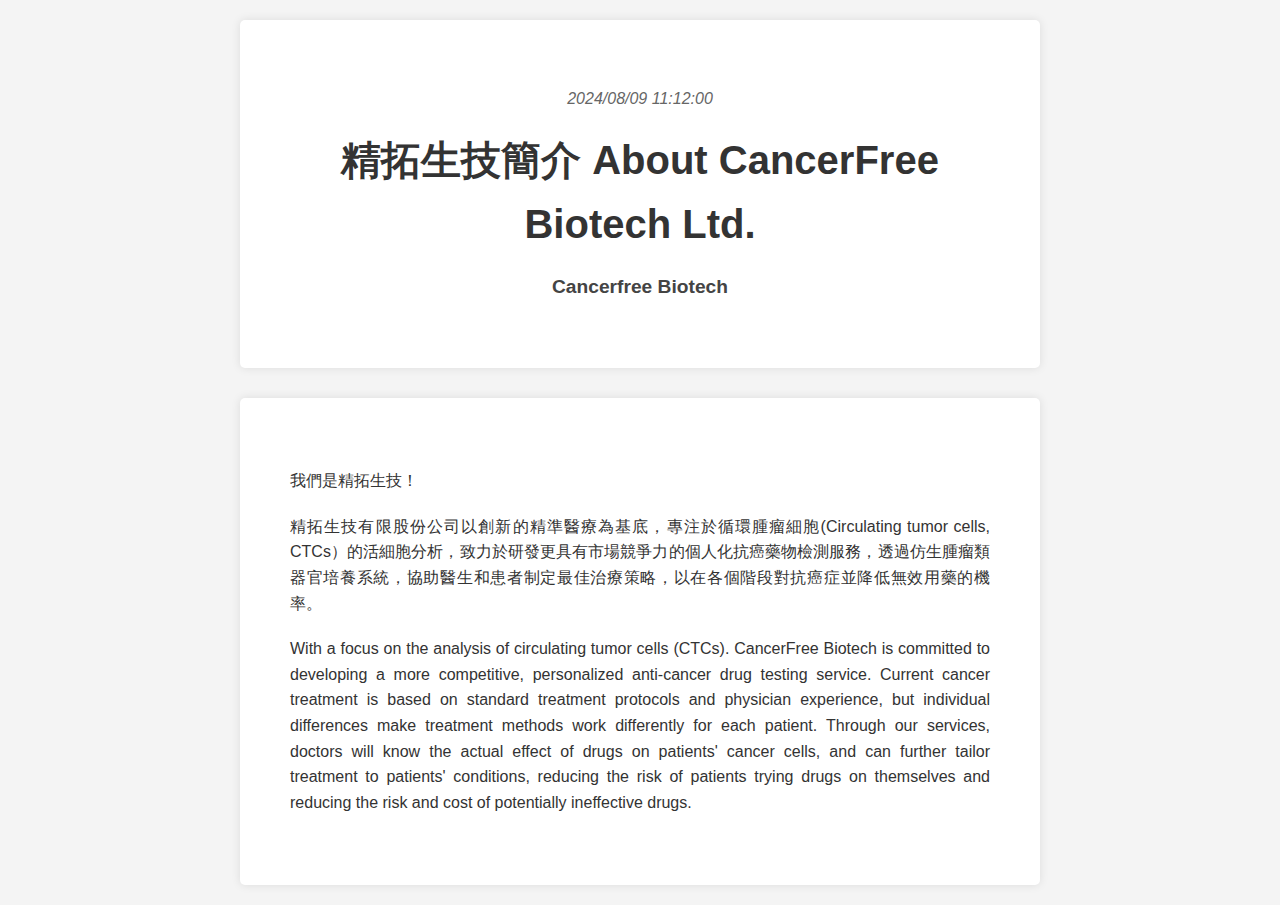
<file: documents/00008.html>
<!DOCTYPE html>
<html>
  <head>
    <title>精拓生技簡介 About CancerFree Biotech Ltd.</title>
  </head>
  <body>
    <link href="./styles2.css" rel="stylesheet">
    <meta charset="utf-8">
    <div class="container" id="title">
      <p id="date">2024/08/09 11:12:00
</p>
      <h1 id="title_name">精拓生技簡介 About CancerFree Biotech Ltd.</h1>
      <h2 id="auther">Cancerfree Biotech</h2>
    </div>
    <div class="container" id="content">
      <p><p>我們是精拓生技！</p></p>

      <p><p>精拓生技有限股份公司以創新的精準醫療為基底，專注於循環腫瘤細胞(Circulating tumor cells, CTCs）的活細胞分析，致力於研發更具有市場競爭力的個人化抗癌藥物檢測服務，透過仿生腫瘤類器官培養系統，協助醫生和患者制定最佳治療策略，以在各個階段對抗癌症並降低無效用藥的機率。</p></p>

      <p><p>With a focus on the analysis of circulating tumor cells (CTCs). CancerFree Biotech is committed to developing a more competitive, personalized anti-cancer drug testing service. Current cancer treatment is based on standard treatment protocols and physician experience, but individual differences make treatment methods work differently for each patient. Through our services, doctors will know the actual effect of drugs on patients' cancer cells, and can further tailor treatment to patients' conditions, reducing the risk of patients trying drugs on themselves and reducing the risk and cost of potentially ineffective drugs.</p></p>
    </div>
  </body>
</html>
</file>
<file: documents/styles2.css>
body {
    font-family: Arial, sans-serif;
    line-height: 1.6;
    color: #333;
    max-width: 800px;
    margin: 0 auto;
    padding: 20px;
    background-color: #f4f4f4;
}

.container {
    background-color: #fff;
    padding: 50px;
    border-radius: 5px;
    box-shadow: 0 0 10px rgba(0,0,0,0.1);
}

#title {
    text-align: center;
    margin-bottom: 30px;
}

#date {
    color: #666;
    font-style: italic;
}

#title_name {
    font-size: 2.5em;
    margin: 10px 0;
}

#auther {
    font-size: 1.2em;
    color: #444;
}

#content p {
    margin-bottom: 20px;
    text-align: justify;
}

#content p:first-child {
    font-weight: bold;
    font-size: 1.1em;
}

p {
  word-wrap: break-word;
  overflow-wrap: break-word;
}

@media (max-width: 600px) {
    body {
        padding: 10px;
    }

    .container {
        padding: 15px;
    }

    #title_name {
        font-size: 2em;
    }
}
</file>
